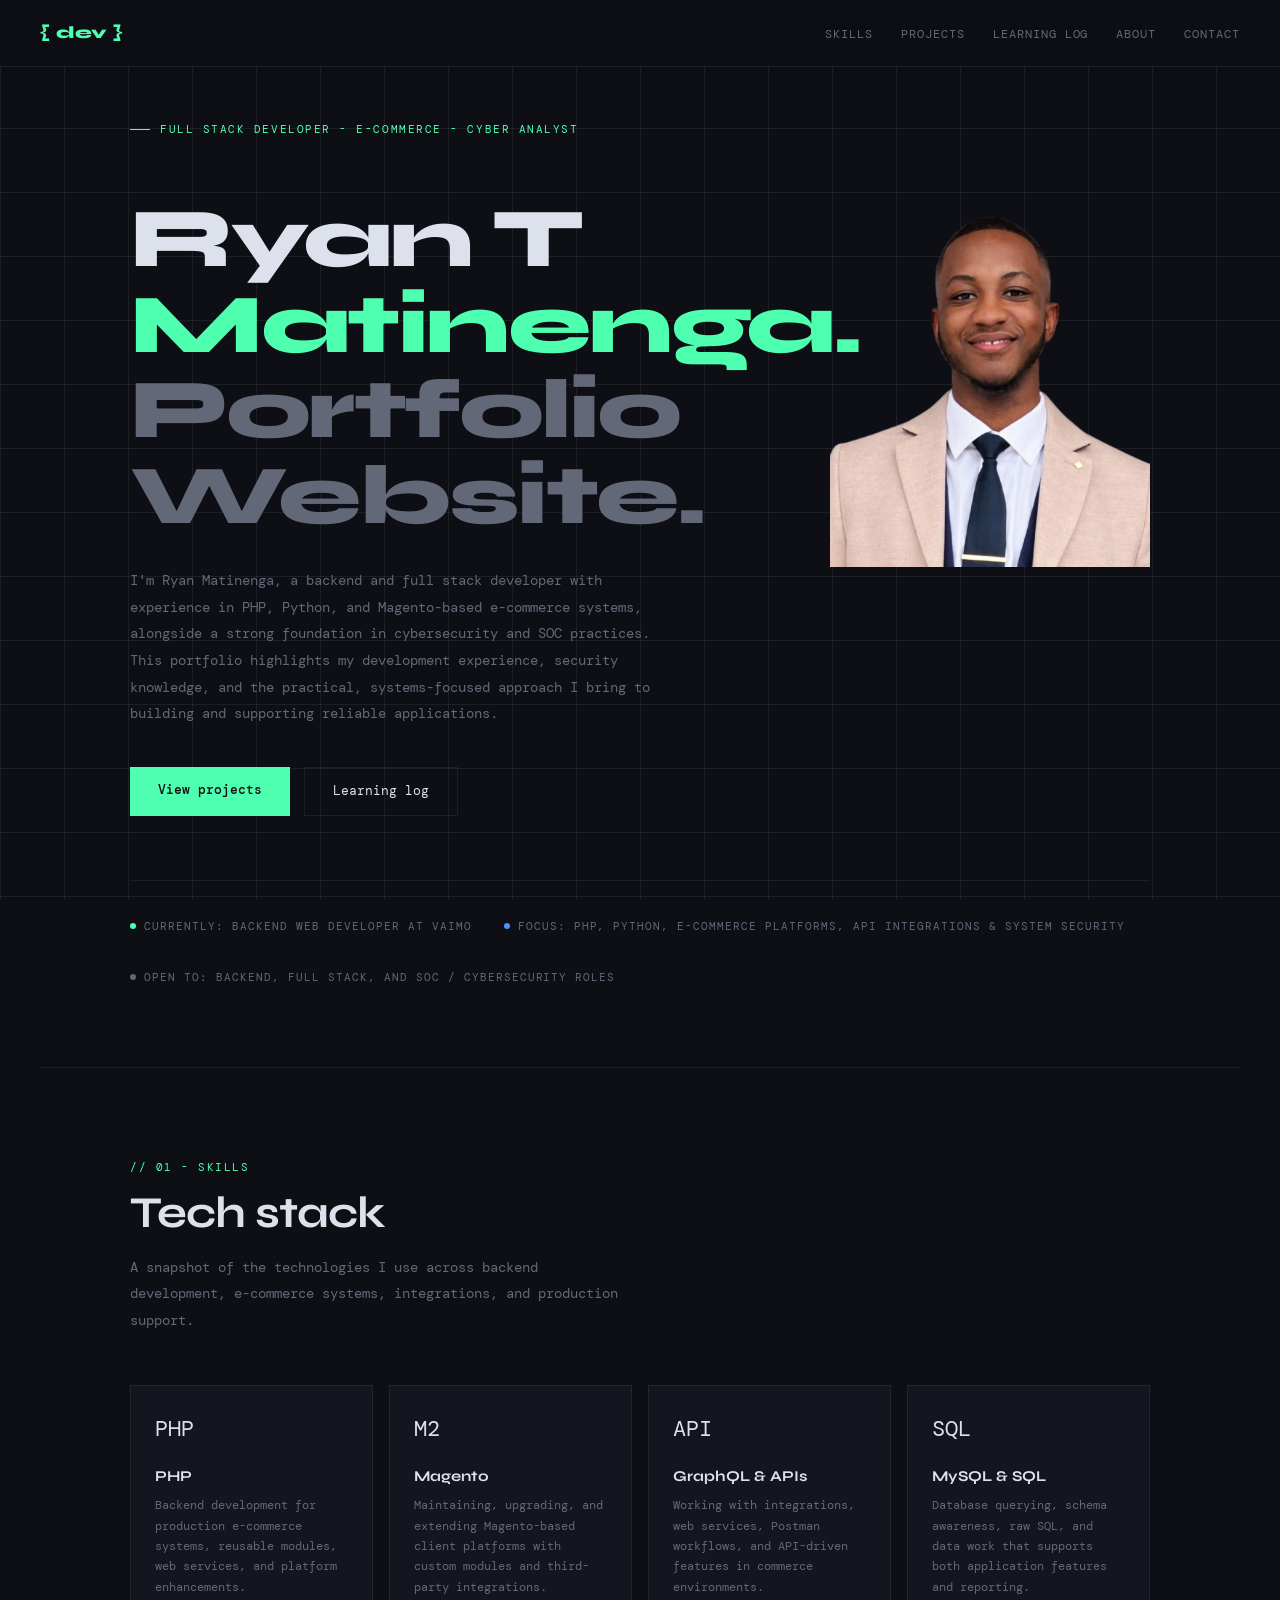
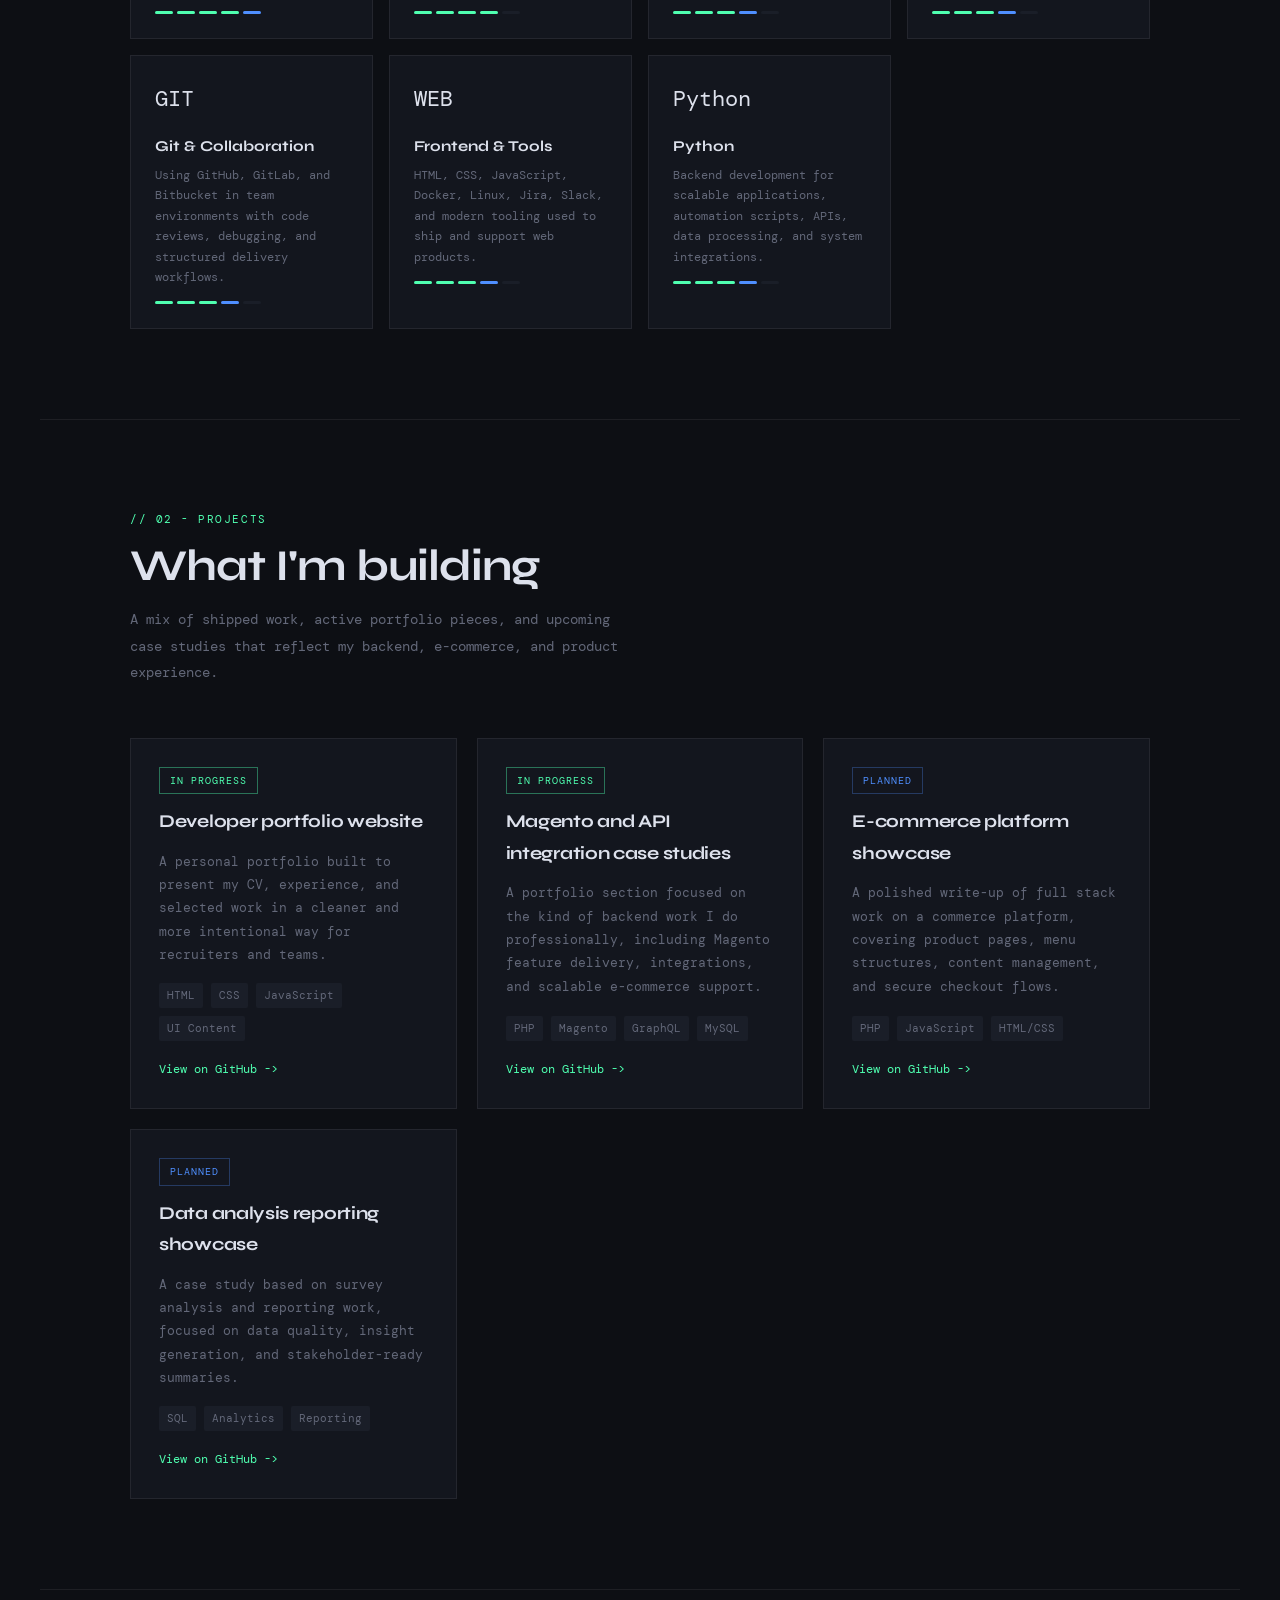
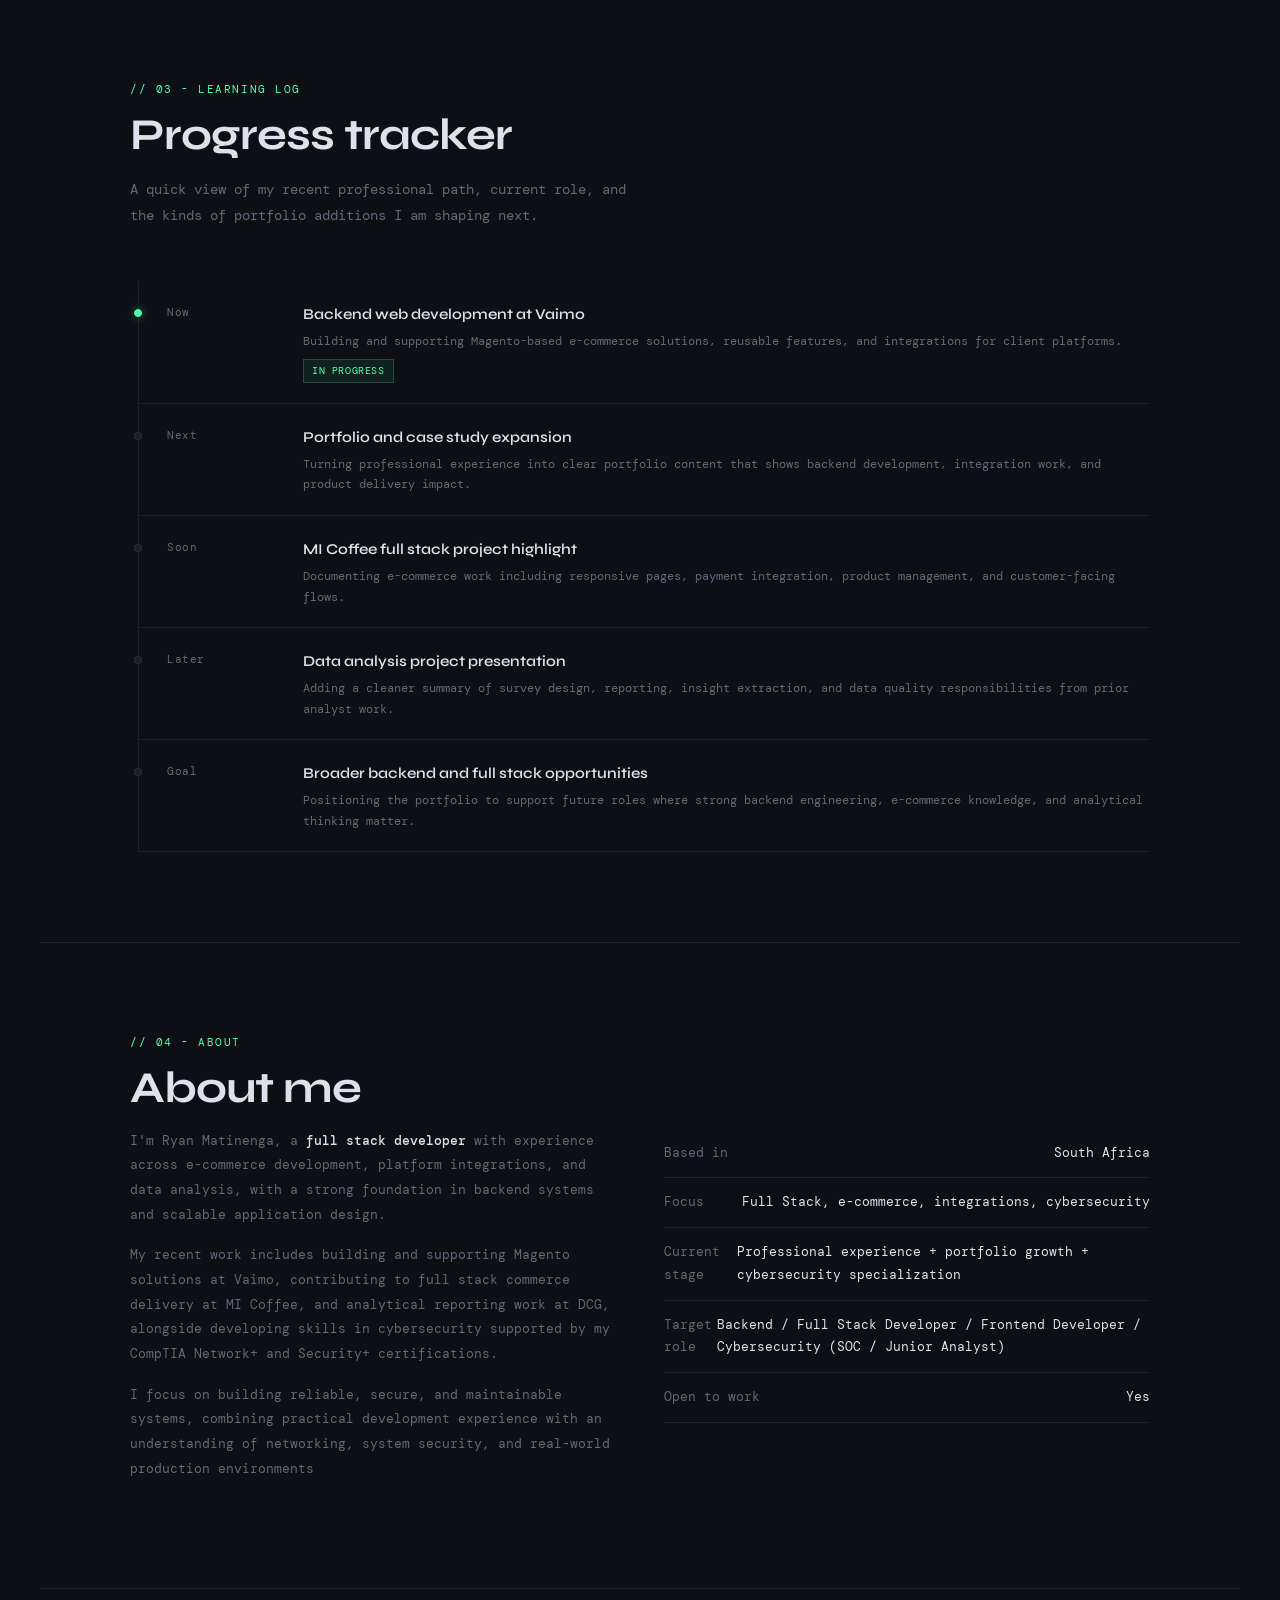
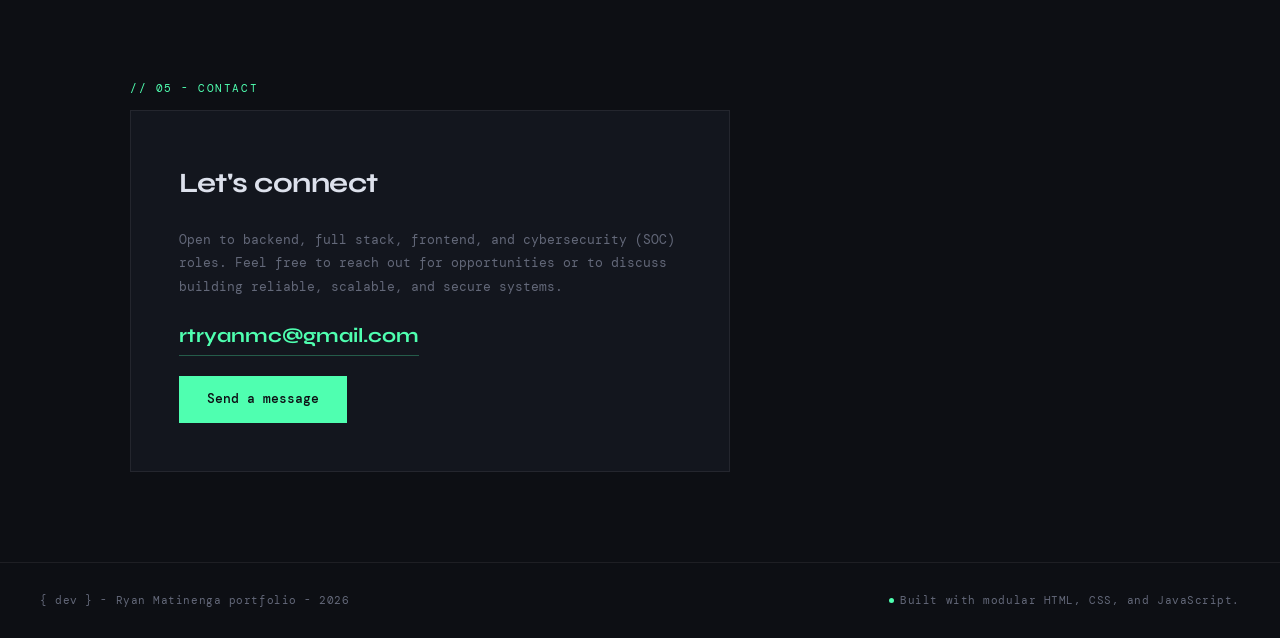
<file: developer-portfolio/index.html>
<!DOCTYPE html>
<html lang="en">
<head>
  <meta charset="UTF-8">
  <meta name="viewport" content="width=device-width, initial-scale=1.0">
  <title>Ryan Matinenga | Developer Portfolio</title>
  <link rel="preconnect" href="https://fonts.googleapis.com">
  <link rel="preconnect" href="https://fonts.gstatic.com" crossorigin>
  <link href="https://fonts.googleapis.com/css2?family=Syne:wght@400;600;700;800&family=DM+Mono:wght@300;400;500&display=swap" rel="stylesheet">
  <link rel="stylesheet" href="styles/base.css">
  <link rel="stylesheet" href="styles/layout.css">
  <link rel="stylesheet" href="styles/components.css">
  <link rel="stylesheet" href="styles/sections.css">
</head>
<body>
  <div data-include="sections/nav.html"></div>

  <main id="page-content">
    <div data-include="sections/hero.html"></div>
    <hr class="section-divider">
    <div data-include="sections/skills.html"></div>
    <hr class="section-divider">
    <div data-include="sections/projects.html"></div>
    <hr class="section-divider">
    <div data-include="sections/log.html"></div>
    <hr class="section-divider">
    <div data-include="sections/about.html"></div>
    <hr class="section-divider">
    <div data-include="sections/contact.html"></div>
  </main>

  <div data-include="sections/footer.html"></div>

  <noscript>
    <div class="section" style="padding-top: 120px;">
      JavaScript is required to assemble this modular page.
    </div>
  </noscript>

  <script src="scripts/main.js"></script>
</body>
</html>
</file>
<file: developer-portfolio/styles/base.css>
:root {
  --bg: #0d0f14;
  --surface: #13161e;
  --surface-2: #1a1e28;
  --border: rgba(255, 255, 255, 0.07);
  --accent: #4fffb0;
  --accent-2: #4f8fff;
  --text: #dde1ec;
  --muted: #636879;
  --font-display: "Syne", sans-serif;
  --font-mono: "DM Mono", monospace;
}

*,
*::before,
*::after {
  box-sizing: border-box;
  margin: 0;
  padding: 0;
}

html {
  scroll-behavior: smooth;
}

body {
  background: var(--bg);
  color: var(--text);
  font-family: var(--font-mono);
  font-size: 14px;
  line-height: 1.75;
  overflow-x: hidden;
}

body::after {
  content: "";
  position: fixed;
  inset: 0;
  background-image:
    linear-gradient(var(--border) 1px, transparent 1px),
    linear-gradient(90deg, var(--border) 1px, transparent 1px);
  background-size: 64px 64px;
  pointer-events: none;
  z-index: 0;
}

body > * {
  position: relative;
  z-index: 1;
}

a {
  color: inherit;
}

button,
input,
textarea {
  font: inherit;
}

@keyframes blink {
  0%,
  100% {
    opacity: 1;
  }

  50% {
    opacity: 0.25;
  }
}

@keyframes up {
  from {
    opacity: 0;
    transform: translateY(18px);
  }

  to {
    opacity: 1;
    transform: translateY(0);
  }
}

.reveal {
  opacity: 0;
  transform: translateY(20px);
  transition: opacity 0.5s ease, transform 0.5s ease;
}

.reveal.visible {
  opacity: 1;
  transform: none;
}
</file>
<file: developer-portfolio/styles/layout.css>
nav {
  position: fixed;
  top: 0;
  right: 0;
  left: 0;
  display: flex;
  align-items: center;
  justify-content: space-between;
  padding: 18px 40px;
  background: rgba(13, 15, 20, 0.9);
  backdrop-filter: blur(14px);
  border-bottom: 1px solid var(--border);
  z-index: 100;
}

.section {
  max-width: 1100px;
  margin: 0 auto;
  padding: 90px 40px;
}

.section-divider {
  border: 0;
  border-top: 1px solid var(--border);
  margin: 0 40px;
}

footer {
  border-top: 1px solid var(--border);
  padding: 28px 40px;
  display: flex;
  justify-content: space-between;
  align-items: center;
  flex-wrap: wrap;
  gap: 12px;
}

@media (max-width: 700px) {
  nav {
    padding: 18px 20px;
  }

  .section {
    padding: 72px 20px;
  }

  .section-divider {
    margin: 0 20px;
  }

  footer {
    padding: 24px 20px;
  }
}
</file>
<file: developer-portfolio/styles/components.css>
.nav-logo {
  font-family: var(--font-display);
  font-size: 17px;
  font-weight: 800;
  color: var(--accent);
  text-decoration: none;
}

.nav-links {
  display: flex;
  gap: 28px;
  list-style: none;
}

.nav-links a {
  color: var(--muted);
  text-decoration: none;
  font-size: 12px;
  letter-spacing: 0.08em;
  text-transform: uppercase;
  transition: color 0.2s;
}

.nav-links a:hover {
  color: var(--text);
}

.section-label {
  margin-bottom: 12px;
  color: var(--accent);
  font-size: 11px;
  letter-spacing: 0.14em;
  text-transform: uppercase;
}

.section-title {
  margin-bottom: 16px;
  font-family: var(--font-display);
  font-size: clamp(28px, 4vw, 44px);
  font-weight: 700;
  letter-spacing: -1px;
  line-height: 1.1;
}

.section-desc {
  max-width: 500px;
  margin-bottom: 52px;
  color: var(--muted);
  line-height: 1.9;
}

.btn {
  display: inline-block;
  padding: 12px 28px;
  border: none;
  font-family: var(--font-mono);
  font-size: 13px;
  text-decoration: none;
  cursor: pointer;
  transition: all 0.2s;
}

.btn-green {
  background: var(--accent);
  color: var(--bg);
  font-weight: 500;
}

.btn-green:hover {
  opacity: 0.85;
  transform: translateY(-2px);
}

.btn-outline {
  background: transparent;
  border: 1px solid var(--border);
  color: var(--text);
}

.btn-outline:hover {
  border-color: var(--muted);
  transform: translateY(-2px);
}

.dot {
  width: 6px;
  height: 6px;
  border-radius: 50%;
}

.dot-green {
  background: var(--accent);
  animation: blink 2s infinite;
}

.dot-blue {
  background: var(--accent-2);
}

.dot-dim {
  background: var(--muted);
}

.tag {
  padding: 3px 8px;
  border-radius: 2px;
  background: var(--surface-2);
  color: var(--muted);
  font-size: 11px;
}

.footer-note,
footer p {
  color: var(--muted);
  font-size: 11px;
  letter-spacing: 0.05em;
}

.footer-note {
  display: flex;
  align-items: center;
  gap: 6px;
}

@media (max-width: 700px) {
  .nav-links {
    display: none;
  }
}
</file>
<file: developer-portfolio/styles/sections.css>
.hero {
  max-width: 1100px;
  min-height: 100vh;
  margin: 0 auto;
  padding: 120px 40px 80px;
  display: flex;
  flex-direction: column;
  justify-content: center;
}

.hero-eyebrow {
  display: inline-flex;
  align-items: center;
  gap: 10px;
  margin-bottom: 28px;
  color: var(--accent);
  font-size: 11px;
  letter-spacing: 0.14em;
  text-transform: uppercase;
  opacity: 0;
  animation: up 0.5s 0.1s ease forwards;
}

.hero-eyebrow::before {
  content: "";
  display: block;
  width: 20px;
  height: 1px;
  background: var(--accent);
}

.hero-row {
  display: grid;
  grid-template-columns: minmax(0, 2fr) minmax(220px, 1fr);
  align-items: center;
  gap: 32px;
}

.hero-title {
  min-width: 0;
  margin-bottom: 0;
  font-family: var(--font-display);
  font-size: clamp(44px, 7vw, 84px);
  font-weight: 800;
  letter-spacing: -2.5px;
  line-height: 1.02;
  opacity: 0;
  animation: up 0.5s 0.2s ease forwards;
}

.hero-photo {
  display: flex;
  justify-content: flex-end;
  width: 100%;
}

.hero-photo img {
  width: 100%;
  max-width: 320px;
  aspect-ratio: 4 / 5;
  object-fit: cover;
  background-color: hsla(0, 0%, 0%, 0);
}
.hero-title em {
  color: var(--accent);
  font-style: normal;
}

.hero-title .dim {
  color: var(--muted);
}

.hero-sub {
  max-width: 520px;
  margin-bottom: 40px;
  color: var(--muted);
  line-height: 1.9;
  opacity: 0;
  animation: up 0.5s 0.3s ease forwards;
}

.hero-actions {
  display: flex;
  flex-wrap: wrap;
  gap: 14px;
  opacity: 0;
  animation: up 0.5s 0.4s ease forwards;
}

.status-strip {
  display: flex;
  flex-wrap: wrap;
  gap: 32px;
  margin-top: 64px;
  padding-top: 36px;
  border-top: 1px solid var(--border);
  opacity: 0;
  animation: up 0.5s 0.5s ease forwards;
}

.status-item {
  display: flex;
  align-items: center;
  gap: 8px;
  color: var(--muted);
  font-size: 11px;
  letter-spacing: 0.09em;
  text-transform: uppercase;
}

.skills-grid,
.projects-grid {
  display: grid;
  gap: 16px;
}

.skills-grid {
  grid-template-columns: repeat(auto-fill, minmax(220px, 1fr));
}

.projects-grid {
  grid-template-columns: repeat(auto-fill, minmax(300px, 1fr));
  gap: 20px;
}

.skill-card,
.project-card,
.contact-box {
  background: var(--surface);
  border: 1px solid var(--border);
}

.skill-card {
  padding: 24px;
  transition: border-color 0.2s, transform 0.2s;
}

.skill-card:hover {
  border-color: rgba(79, 255, 176, 0.3);
  transform: translateY(-3px);
}

.skill-icon {
  margin-bottom: 14px;
  font-size: 22px;
}

.skill-name,
.project-title,
.log-title,
.contact-box h3 {
  font-family: var(--font-display);
}

.skill-name {
  margin-bottom: 6px;
  font-size: 15px;
  font-weight: 700;
}

.skill-note,
.log-note,
.contact-box p,
.about-text p {
  color: var(--muted);
  font-size: 12px;
  line-height: 1.7;
}

.skill-level {
  display: flex;
  gap: 4px;
  margin-top: 14px;
}

.pip {
  width: 18px;
  height: 3px;
  border-radius: 2px;
  background: var(--surface-2);
}

.pip.filled {
  background: var(--accent);
}

.pip.half {
  background: var(--accent-2);
}

.project-card {
  display: flex;
  flex-direction: column;
  gap: 12px;
  padding: 28px;
  transition: border-color 0.2s, transform 0.2s;
}

.project-card:hover {
  border-color: rgba(79, 255, 176, 0.25);
  transform: translateY(-3px);
}

.project-tag {
  display: inline-flex;
  width: fit-content;
  align-items: center;
  gap: 6px;
  padding: 4px 10px;
  border: 1px solid var(--border);
  color: var(--muted);
  font-size: 10px;
  letter-spacing: 0.1em;
  text-transform: uppercase;
}

.project-tag.active {
  border-color: rgba(79, 255, 176, 0.4);
  color: var(--accent);
}

.project-tag.planned {
  border-color: rgba(79, 143, 255, 0.3);
  color: var(--accent-2);
}

.project-title {
  font-size: 18px;
  font-weight: 700;
  letter-spacing: -0.3px;
}

.project-desc {
  flex: 1;
  color: var(--muted);
  font-size: 13px;
  line-height: 1.8;
}

.project-stack {
  display: flex;
  flex-wrap: wrap;
  gap: 8px;
  margin-top: 4px;
}

.project-link {
  display: inline-flex;
  align-items: center;
  gap: 6px;
  margin-top: 6px;
  color: var(--accent);
  font-size: 12px;
  text-decoration: none;
  transition: gap 0.2s;
}

.project-link:hover {
  gap: 10px;
}

.log-list {
  display: flex;
  flex-direction: column;
  margin-left: 8px;
  border-left: 1px solid var(--border);
}

.log-entry {
  position: relative;
  display: grid;
  grid-template-columns: 120px 1fr;
  gap: 16px;
  align-items: start;
  padding: 20px 0 20px 28px;
  border-bottom: 1px solid var(--border);
}

.log-entry::before {
  content: "";
  position: absolute;
  top: 28px;
  left: -5px;
  width: 8px;
  height: 8px;
  border: 1px solid var(--border);
  border-radius: 50%;
  background: var(--surface-2);
}

.log-entry.current::before {
  border-color: var(--accent);
  background: var(--accent);
  box-shadow: 0 0 10px rgba(79, 255, 176, 0.4);
}

.log-date {
  padding-top: 2px;
  color: var(--muted);
  font-size: 11px;
  letter-spacing: 0.05em;
}

.log-title {
  margin-bottom: 4px;
  font-size: 15px;
  font-weight: 600;
}

.log-badge {
  display: inline-block;
  margin-top: 8px;
  padding: 2px 8px;
  border: 1px solid rgba(79, 255, 176, 0.2);
  background: rgba(79, 255, 176, 0.08);
  color: var(--accent);
  font-size: 10px;
  letter-spacing: 0.06em;
  text-transform: uppercase;
}

.about-grid {
  display: grid;
  grid-template-columns: 1fr 1fr;
  gap: 48px;
  align-items: start;
}

.about-text p {
  margin-bottom: 16px;
  font-size: 13px;
  line-height: 1.9;
}

.about-text p strong {
  color: var(--text);
  font-weight: 500;
}

.info-list {
  display: flex;
  flex-direction: column;
}

.info-row {
  display: flex;
  justify-content: space-between;
  padding: 13px 0;
  border-bottom: 1px solid var(--border);
  font-size: 13px;
}

.info-row span:first-child {
  color: var(--muted);
}

.contact-box {
  max-width: 600px;
  padding: 48px;
  display: flex;
  flex-direction: column;
  align-items: flex-start;
  gap: 20px;
}

.contact-box h3 {
  font-size: 28px;
  font-weight: 700;
  letter-spacing: -0.5px;
}

.contact-box p {
  font-size: 13px;
  line-height: 1.8;
}

.contact-email {
  padding-bottom: 2px;
  border-bottom: 1px solid rgba(79, 255, 176, 0.3);
  color: var(--accent);
  font-family: var(--font-display);
  font-size: 20px;
  font-weight: 700;
  text-decoration: none;
  transition: border-color 0.2s;
}

.contact-email:hover {
  border-color: var(--accent);
}

@media (max-width: 700px) {
  .hero {
    padding: 120px 20px 72px;
  }

  .hero-row {
    grid-template-columns: 1fr;
    gap: 24px;
  }

  .hero-title {
    letter-spacing: -1.5px;
    text-align: center;
  }

  .hero-photo {
    justify-content: center;
  }

  .hero-photo img {
    max-width: 280px;
  }

  .about-grid {
    grid-template-columns: 1fr;
  }

  .log-entry {
    grid-template-columns: 1fr;
  }

  .log-date {
    display: none;
  }

  .contact-box {
    padding: 32px 24px;
  }
}
</file>
